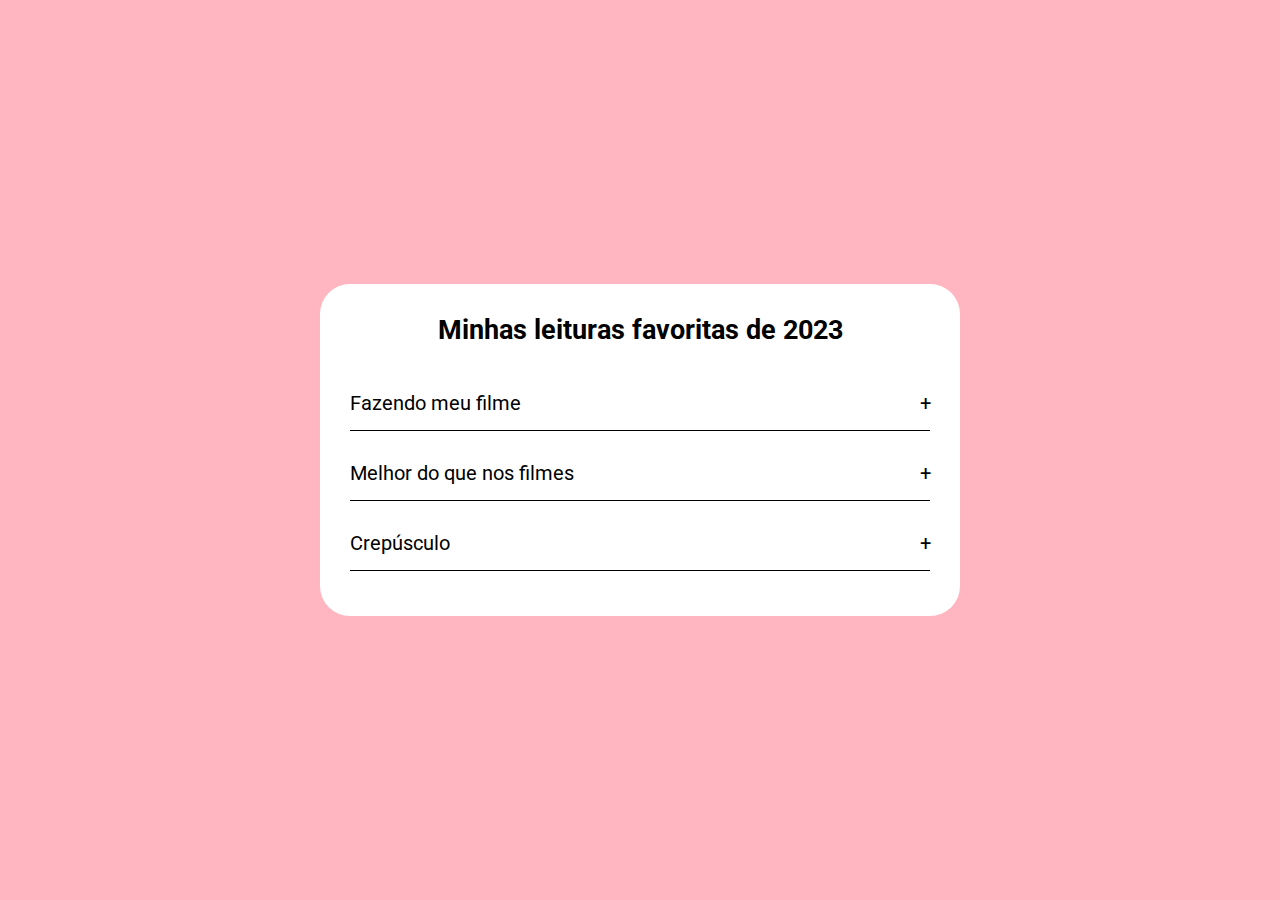
<file: accordion/index.html>
<!DOCTYPE html>
<html lang="pt-br">

<head>
    <meta charset="UTF-8">
    <meta name="viewport" content="width=device-width, initial-scale=1.0">
    <title>Accordion</title>
    <link rel="stylesheet" href="style.css">
</head>

<body>
    <div class="accordion">
        <h1>Minhas leituras favoritas de 2023</h1>
        <div class="accordion-content">
            <div class="title">
                Fazendo meu filme
            </div>
            <div class="synopsis">
                É sobre isto que trata este livro: o fascinante universo de uma menina cheia de expectativas, que
                vive a dúvida entre continuar sua rotina, com seus amigos, familiares, estudos e seu inesperado
                novo amor, ou se aventurar em outro país e mergulhar num mundo cheio de novas possibilidades.
            </div>
        </div>
        <div class="accordion-content">
            <div class="title">
                Melhor do que nos filmes
            </div>
            <div class="synopsis">
                O último ano do ensino médio clamava por acontecimentos grandiosos, um baile inesquecível e
                momentos apaixonantes. Por isso, como uma boa romântica incurável, Liz estava determinada a
                fazer qualquer coisa para conquistar o verdadeiro amor. Até mesmo pedir ajuda ao vizinho
                irritante.
            </div>
        </div>
        <div class="accordion-content">
            <div class="title">
                Crepúsculo
            </div>
            <div class="synopsis">
                A estudante Bella Swan conhece Edward Cullen, um belo mas misterioso adolescente. Edward é um
                vampiro, cuja família não bebe sangue, e Bella, longe de ficar assustada, se envolve em um
                romance perigoso com sua alma gêmea imortal.
            </div>
        </div>

        <script src="index.js"></script>
</body>

</html>
</file>
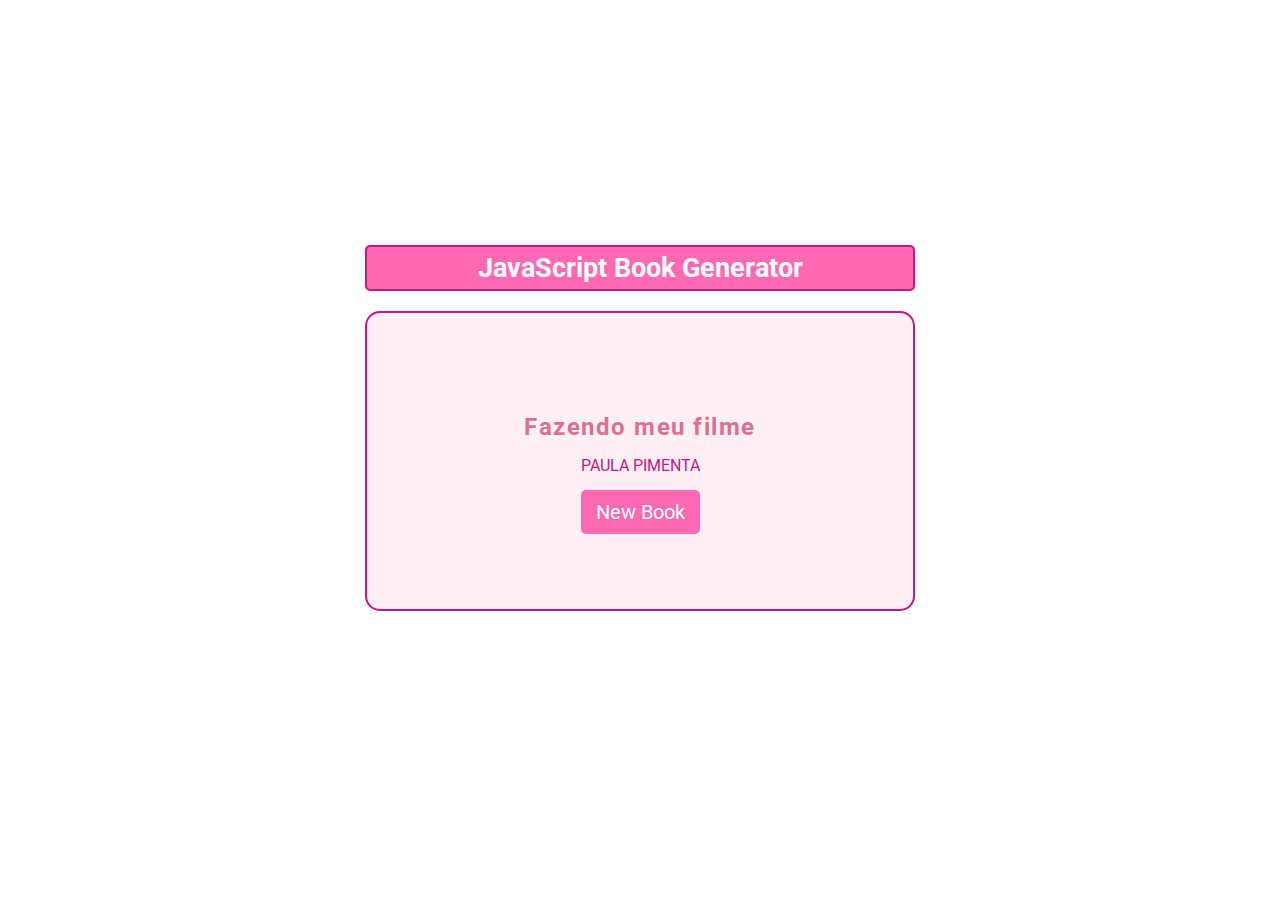
<file: book-generator/index.html>
<!DOCTYPE html>
<html lang="pt-br">
<head>
    <meta charset="UTF-8">
    <meta name="viewport" content="width=device-width, initial-scale=1.0">
    <title>Book-Generator</title>
    <link rel="stylesheet" href="style.css">
</head>
<body>
    <div class="container">
        <div class="header">
            <h1>JavaScript Book Generator</h1>
        </div>
        <div class="main-content">
            <div class="text-area">
                <span class="book">Fazendo meu filme</span>
            </div>
            <div class="author">Paula Pimenta</div>
            <div class="button-area">
                <button id="new-book">New Book</button>
            </div>
        </div>
    </div>

    <script src="index.js"></script>
</body>
</html>
</file>
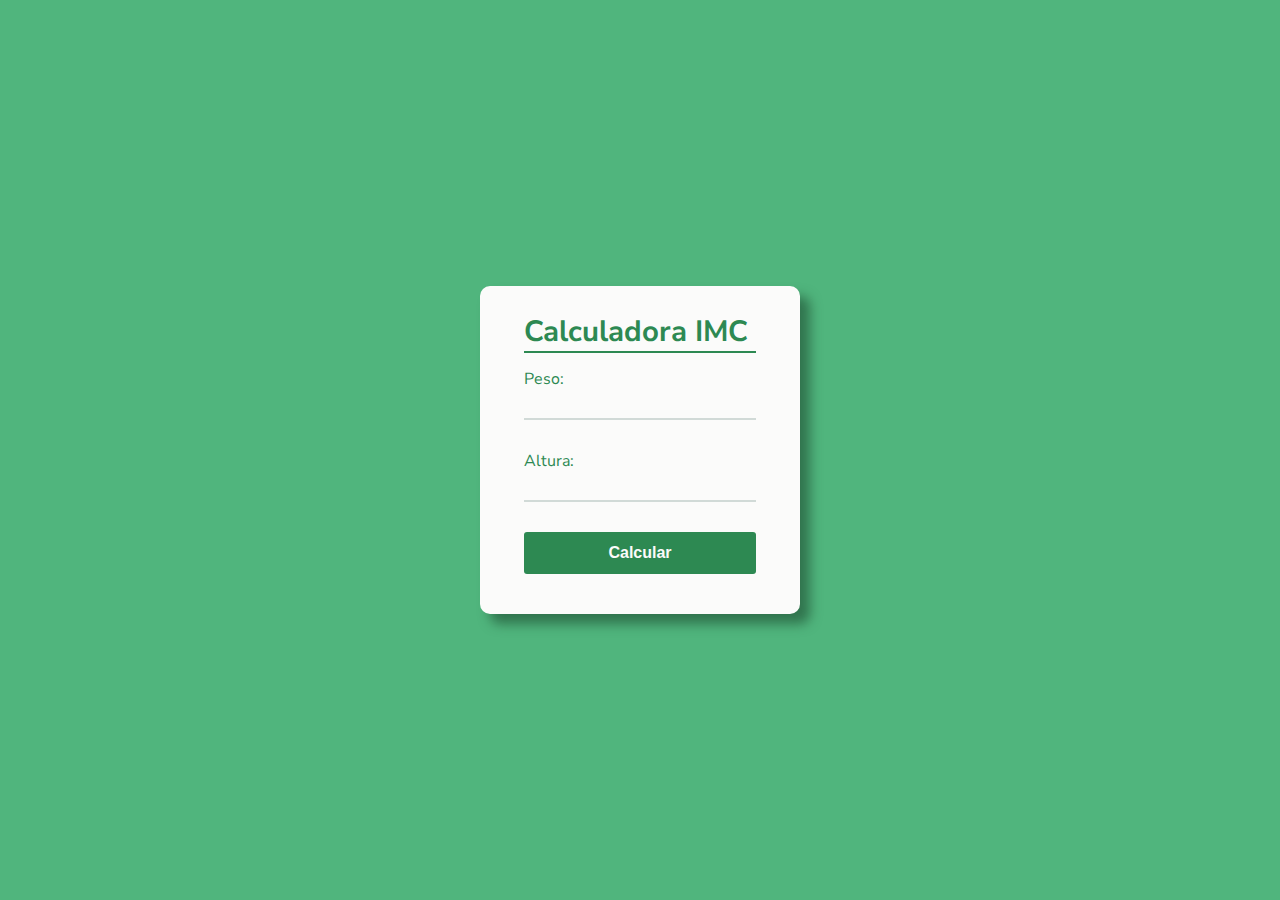
<file: calculadora-imc/index.html>
<!DOCTYPE html>
<html lang="pt-br">
<head>
    <meta charset="UTF-8">
    <meta name="viewport" content="width=device-width, initial-scale=1.0">
    <title>Calculadora IMC</title>
    <link rel="stylesheet" href="style.css">
</head>
<body>
    <main>
        <div class="card-calculator">
            <h1>Calculadora IMC</h1>
            <div class="input-field">
                <label for="peso">Peso:</label>
                <input type="text" id="peso">
            </div>
            <div class="input-field">
                <label for="altura">Altura:</label>
                <input type="text" id="altura">
            </div>
            <button class="btn-calculate" onclick="calcularImc()">Calcular</button>
            <div id="results" class="div-result hidden">
                <p id="result"></p>
            </div>
        </div>
    </main>
    <script src="index.js"></script>
</body>
</html>
</file>
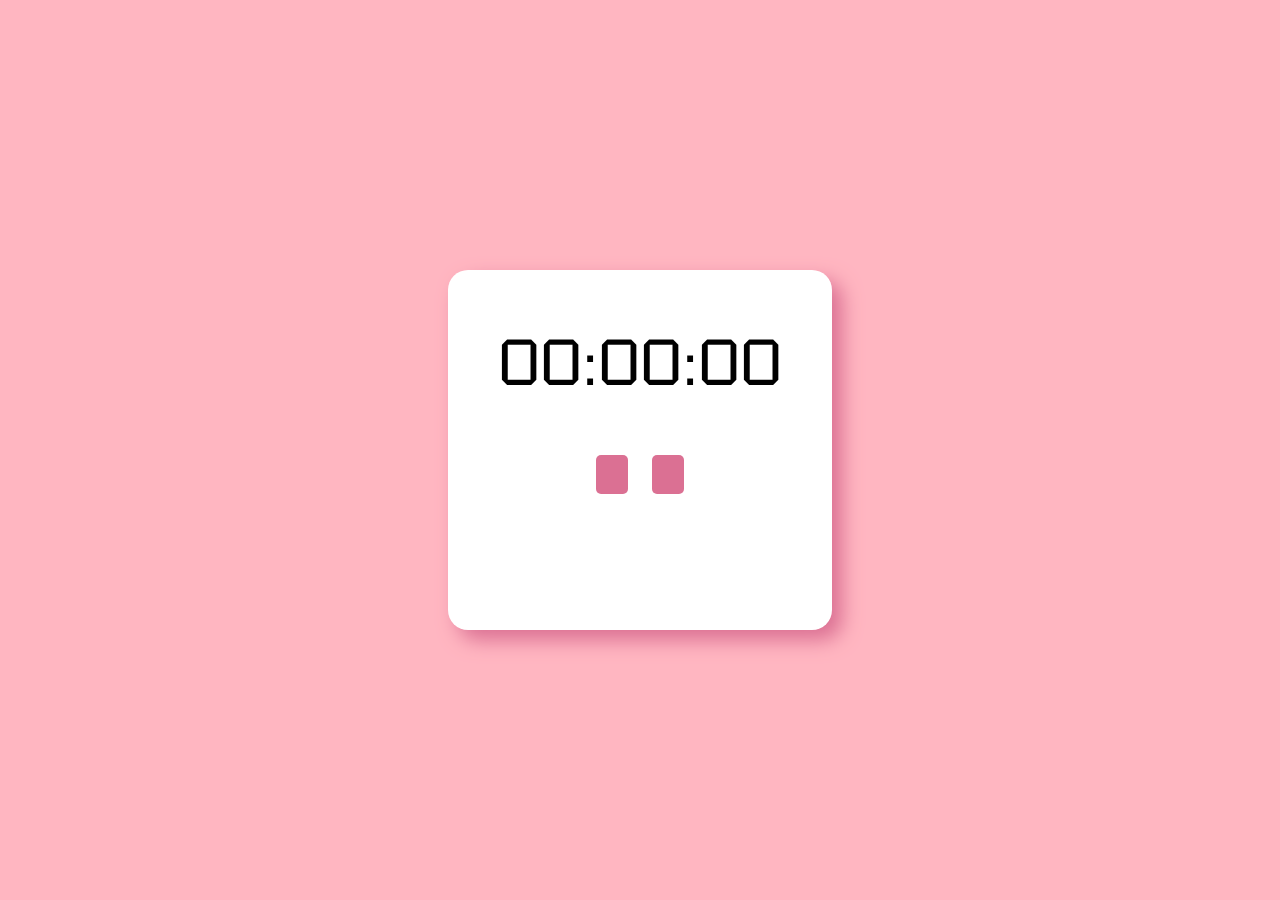
<file: cronometro/index.html>
<!DOCTYPE html>
<html lang="pt-br">
<head>
    <meta charset="UTF-8">
    <meta name="viewport" content="width=device-width, initial-scale=1.0">
    <title>Cronômetro</title>
    <!-- link para os icons -->
    <link rel="stylesheet" href="https://cdnjs.cloudflare.com/ajax/libs/font-awesome/6.5.1/css/all.min.css" integrity="sha512-DTOQO9RWCH3ppGqcWaEA1BIZOC6xxalwEsw9c2QQeAIftl+Vegovlnee1c9QX4TctnWMn13TZye+giMm8e2LwA==" crossorigin="anonymous" referrerpolicy="no-referrer" />
    <link rel="stylesheet" href="style.css">
</head>
<body>
    <div class="container">
        <div id="timer">
            00:00:00
        </div>
        <div class="buttons">
            <button class="start-stop-btn">
                <i class="fa-solid fa-play" id="play"></i>
            </button>
            <button class="reset-btn">
                <i class="fa-solid fa-arrow-rotate-left" id="reset"></i>
            </button>
        </div>
    </div>

    <script src="index.js"></script>
</body>
</html>
</file>
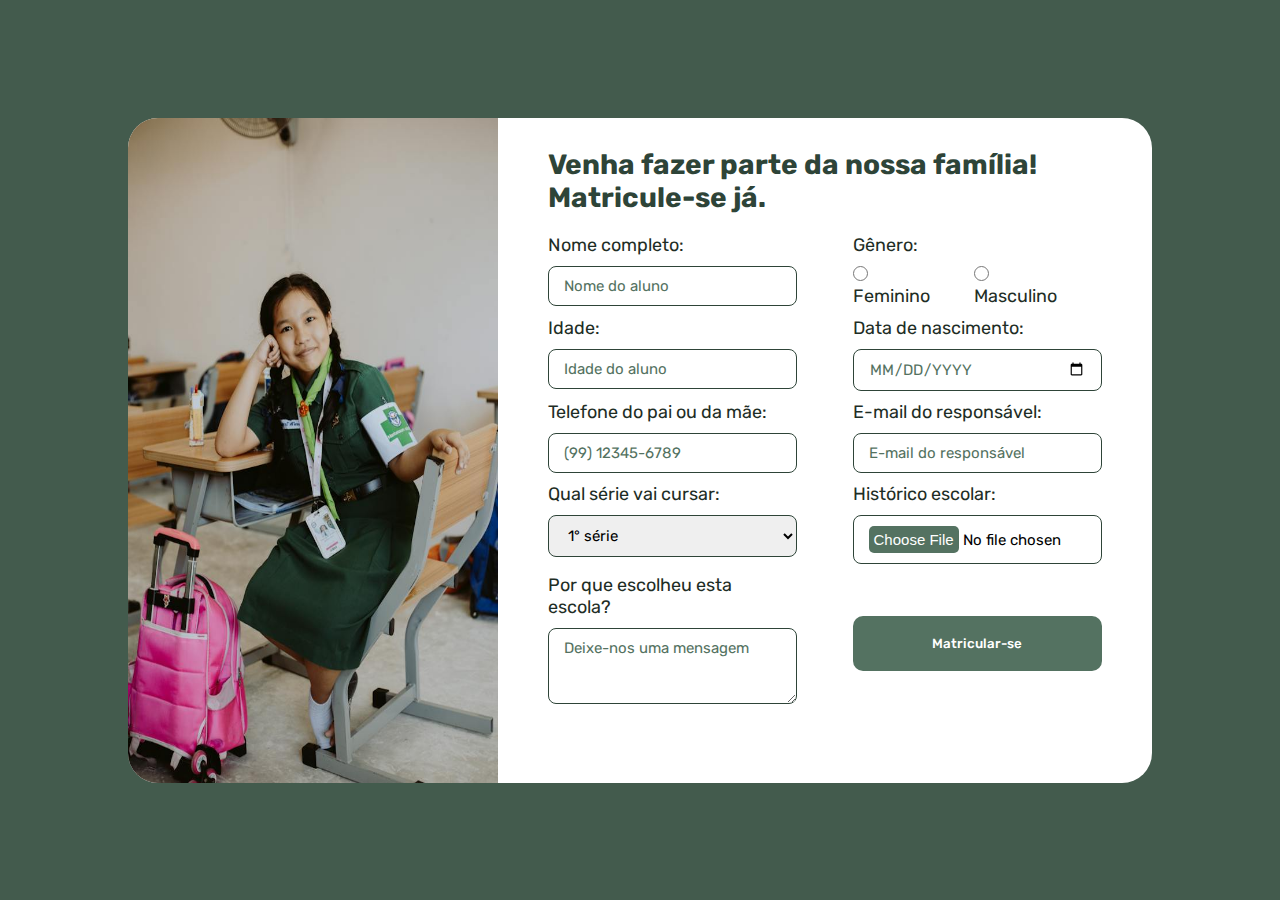
<file: form-validation/index.html>
<!DOCTYPE html>
<html lang="pt-br">

<head>
    <meta charset="UTF-8">
    <meta name="viewport" content="width=device-width, initial-scale=1.0">
    <title>Matrícula</title>
    <link rel="stylesheet" href="style.css">
</head>

<body>
    <div class="container">
        <div class="form-image">
            <img src="images/form-image.jpg" alt="Imagem de uma garota na escola">
        </div>
        <div class="form-container">
            <form action="#">
                <header>
                    <h1>Venha fazer parte da nossa família!<br />Matricule-se já.</h1>
                </header>
                <div class="input-box">
                    <label for="nome">Nome completo:</label>
                    <input type="text" id="nome" name="nome" placeholder="Nome do aluno" minlength="10" required>
                    <span class="error-message">Este campo é obrigatório</span>
                </div>
                <div class="input-box" id="genero">
                    <label>Gênero:</label>
                    <div id="opcoes-genero">
                        <div class="option">
                            <input type="radio" id="feminino" name="genero" value="feminino" required>
                            <label for="feminino">Feminino</label>
                        </div>
                        <div class="option">
                            <input type="radio" id="masculino" name="genero" value="masculino">
                            <label for="masculino">Masculino</label>
                        </div>
                    </div>
                </div>
                <div class="input-box">
                    <label for="idade">Idade:</label>
                    <input type="number" id="idade" name="idade" max="13" min="6" placeholder="Idade do aluno" required>
                    <span class="error-message">Este campo é obrigatório</span>
                </div>
                <div class="input-box">
                    <label for="data-nascimento">Data de nascimento:</label>
                    <input type="date" id="data-nascimento" name="data-nascimento" required>
                    <span class="error-message">Este campo é obrigatório</span>
                </div>
                <div class="input-box">
                    <label for="telefone">Telefone do pai ou da mãe:</label>
                    <input type="tel" id="telefone" name="telefone" placeholder="(99) 12345-6789"
                        pattern="(\([0-9]{2}\))\s([9]{1})?([0-9]{5})-([0-9]{4})" required>
                    <span class="error-message">Este campo é obrigatório</span>
                </div>
                <div class="input-box">
                    <label for="email">E-mail do responsável:</label>
                    <input type="email" id="email" name="email" placeholder="E-mail do responsável" required autocomplete="email">
                    <span class="error-message">Este campo é obrigatório</span>
                </div>
                <div class="input-box">
                    <label for="serie">Qual série vai cursar:</label>
                    <select name="serie" id="serie" required>
                        <option value="primeira">1° série</option>
                        <option value="segunda">2° série</option>
                        <option value="terceira">3° série</option>
                        <option value="quarta">4° série</option>
                        <option value="quinta">5° série</option>
                    </select>
                </div>
                <div class="input-box">
                    <label for="historico">Histórico escolar:</label>
                    <input type="file" id="historico" name="historico" accept="application/pdf" required>
                    <span class="error-message">Este campo é obrigatório</span>
                </div>
                <div class="input-box">
                    <label for="mensagem">Por que escolheu esta escola?</label>
                    <textarea name="mensagem" id="mensagem" cols="5" rows="3" placeholder="Deixe-nos uma mensagem"></textarea>
                </div> 
                <button type="submit">Matricular-se</button>
            </form>
            <p class="success-message">Matrícula realizada com sucesso!</p>
        </div>
    </div>

    <script src="index.js"></script>
</body>

</html>
</file>
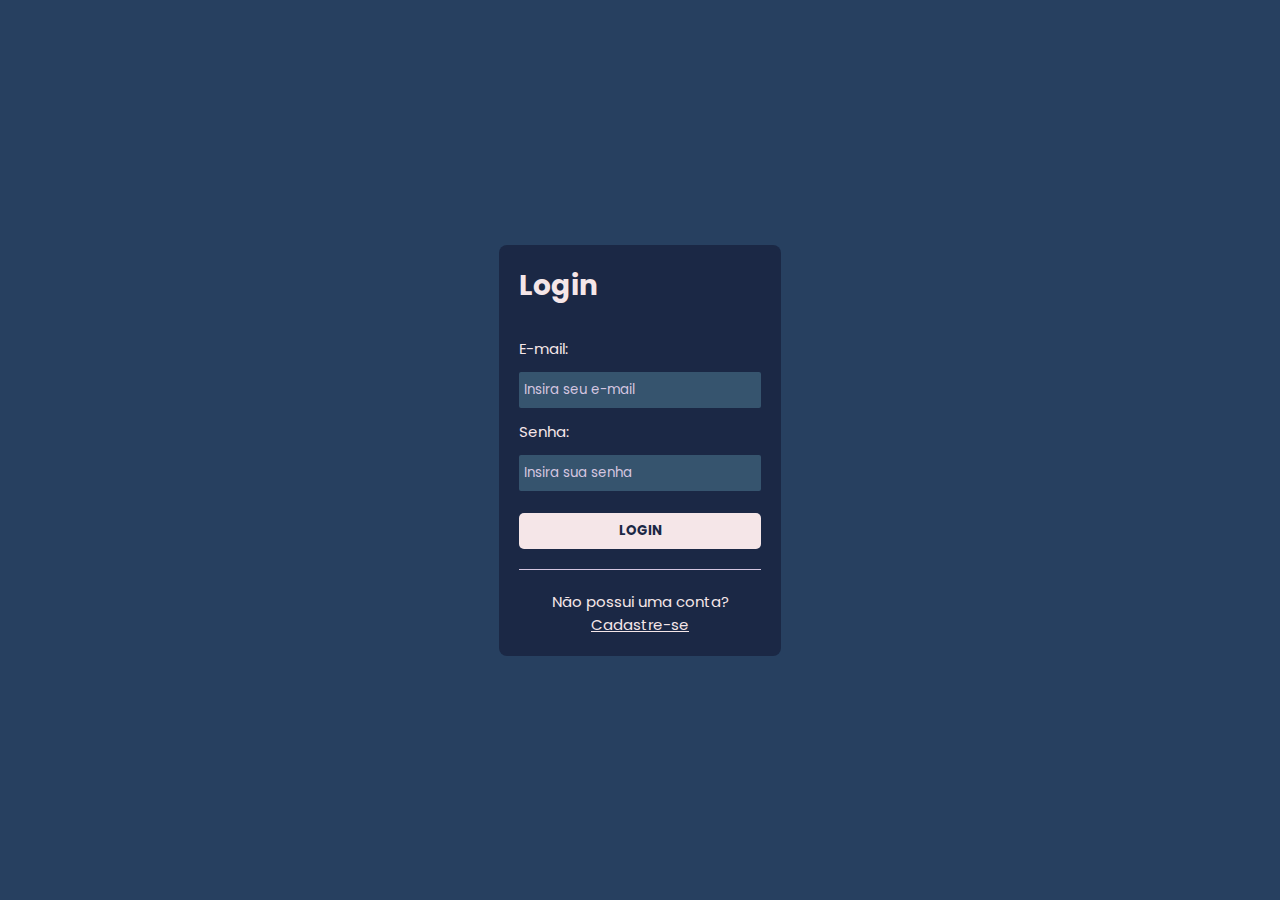
<file: cadastro-login/login.html>
<!DOCTYPE html>
<html lang="pt-br">

<head>
    <meta charset="UTF-8">
    <meta name="viewport" content="width=device-width, initial-scale=1.0">
    <link rel="stylesheet" href="css/style.css">
    <title>Login</title>
</head>

<body>
    <main>
        <div class="container">
            <header id="login-header">
                <h1>Login</h1>
            </header>
            <form id="login-form">
                <label for="login-email">E-mail:</label>
                <input type="email" name="email" id="login-email" placeholder="Insira seu e-mail">
                
                <label for="login-password">Senha:</label>
                <input type="password" name="password" id="login-password" placeholder="Insira sua senha">

                <button id="login-button">Login</button>
                <span id="login-error" class="hidden">E-mail e/ou senha incorretos</span>
            </form>
            <span id="login-link">Não possui uma conta? <a href="sign-up.html">Cadastre-se</a></span>
        </div>
    </main>    
            
    <script src="js/login.js"></script>
</body>

</html>
</file>
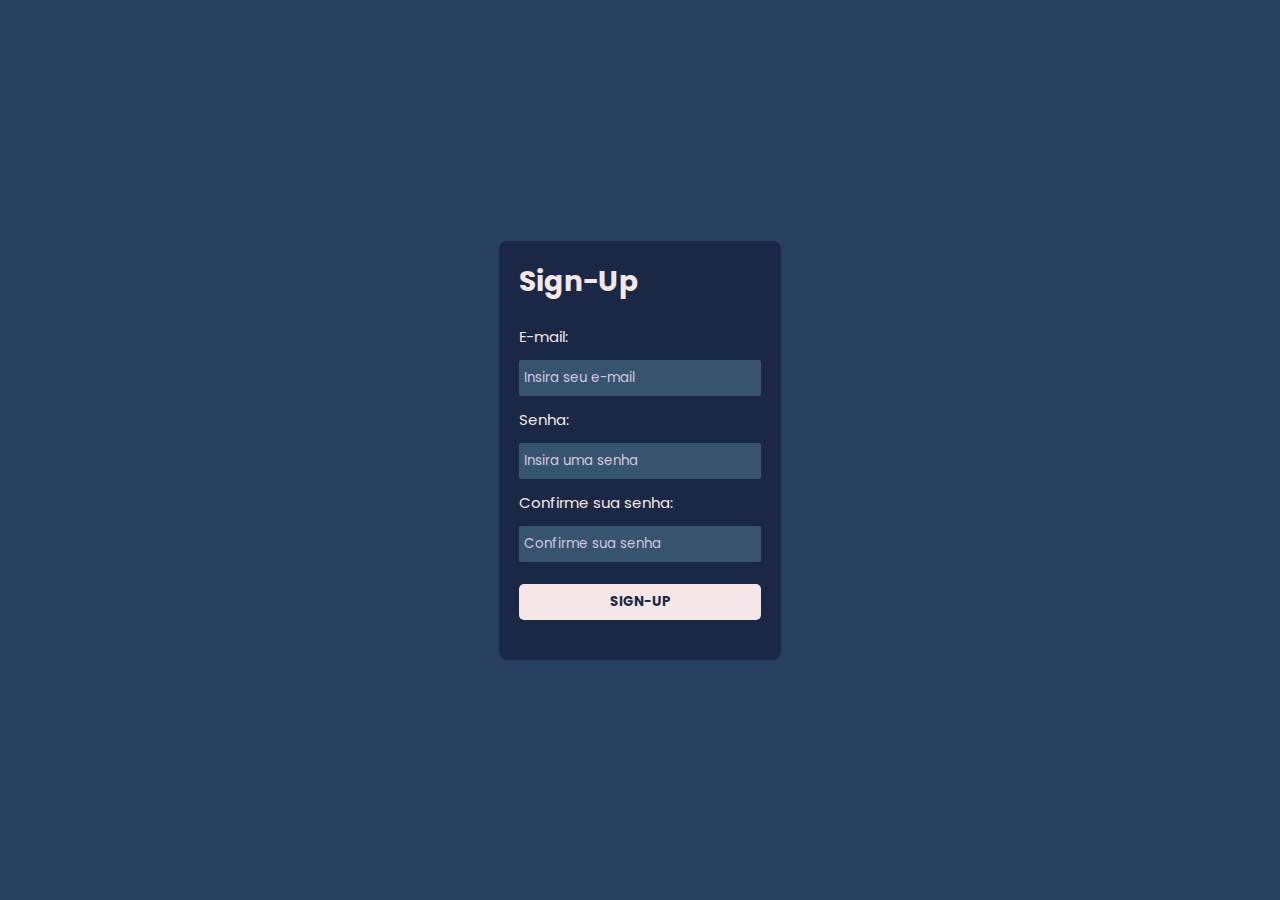
<file: cadastro-login/sign-up.html>
<!DOCTYPE html>
<html lang="pt-br">

<head>
    <meta charset="UTF-8">
    <meta name="viewport" content="width=device-width, initial-scale=1.0">
    <link rel="stylesheet" href="https://cdnjs.cloudflare.com/ajax/libs/font-awesome/6.5.1/css/all.min.css" integrity="sha512-DTOQO9RWCH3ppGqcWaEA1BIZOC6xxalwEsw9c2QQeAIftl+Vegovlnee1c9QX4TctnWMn13TZye+giMm8e2LwA==" crossorigin="anonymous" referrerpolicy="no-referrer" />
    <link rel="stylesheet" href="css/style.css">
    <title>Sign-Up</title>
</head>

<body>
    <main>
        <div class="container">
            <form id="signup-form">
                <header id="signup-header">
                    <h1>Sign-Up</h1>
                </header>

                <label for="signup-email">E-mail:</label>
                <input type="email" name="email" id="signup-email" placeholder="Insira seu e-mail">

                <label for="signup-password">Senha:</label>
                <input type="password" name="password" id="signup-password" placeholder="Insira uma senha">

                <label for="signup-password-confirm">Confirme sua senha:</label>
                <input type="password" name="password" id="signup-password-confirm" placeholder="Confirme sua senha">

                <button id="signup-button">Sign-up</button>
                <span id="signup-error" class="hidden"></span>
            </form>
            <div class="success hidden">
                <i class="fa-solid fa-circle-check"></i>
                <p>Cadastro realizado com sucesso! <a href="login.html">Faça Login</a></p>
            </div>
        </div>
    </main>

    <script src="js/sign-up.js"></script>
</body>

</html>
</file>
<file: accordion/style.css>
@import url('https://fonts.googleapis.com/css2?family=Roboto:wght@400;700&display=swap');

* {
    margin: 0;
    box-sizing: border-box;
}

body {
    font-family: 'Roboto', sans-serif;
    background-color: lightpink;
    height: 100vh;
    display: flex;
    justify-content: center;
    align-items: center;
}

.accordion {
    width: 50%;
    background-color: #fff;
    padding: 30px;
    border-radius: 30px;
}

.accordion h1 {
    font-size: 20pt;
    margin-bottom: 30px;
    text-align: center;
}

.accordion-content .title {
    padding: 15px 0px;
    font-size: 20px;
    cursor: pointer;
    border-bottom: solid 1px #000;
    position: relative;
}

.accordion-content .title::after {
    content: '+';
    position: absolute;
    right: -1px;
}

.accordion-content .synopsis {
    padding-top: 15px;
    font-size: 18px;
    line-height: 1.5;
    width: 100%;
    height: 0px;
    overflow: hidden;
    transition: 0.5s;
}

.accordion-content.active .synopsis {
    height: 150px;
}

.accordion-content.active .title {
    font-size: 16px;
    transition: 0.5s;
}

.accordion-content.active .title::after {
    content: '-';
    font-size: 24pt;
    transition: 0.5s;
}
</file>
<file: book-generator/style.css>
@import url('https://fonts.googleapis.com/css2?family=Roboto:wght@400;700&display=swap');

* {
    margin: 0;
    padding: 0;
    box-sizing: border-box;
    font-family: 'Roboto', sans-serif;
}

body {
    display: flex;
    justify-content: center;
    align-items: center;
    height: 100vh;
    text-align: center;
}

.container {
    width: 550px;
    height: 450px;
}

.header {
    font-size: 10pt;
    border: solid 2px mediumvioletred;
    color: #FFF;
    background-color: hotpink;
    padding: 5px;
    width: 100%;
    margin: 20px auto;
    border-radius: 5px;
}

.main-content {
    background-color: lavenderblush;
    width: 100%;
    height: 300px;
    border: solid 2px mediumvioletred;
    border-radius: 15px;
    padding: 100px 50px;
}

.main-content .text-area {
    color: palevioletred;
    letter-spacing: 1.5px;
    font-size: 18pt;
    font-weight: 700;
}

.author {
    font-size: 12pt;
    text-transform: uppercase;
    margin-top: 15px;
    color: mediumvioletred;
}

.button-area button {
    margin-top: 15px;
    background-color: hotpink;
    color: #FFF;
    border-radius: 5px;
    border: none;
    padding: 10px 15px;
    font-size: 15pt;
    cursor: pointer;
}

.button-area button:active {
    background-color: mediumvioletred;
}
</file>
<file: calculadora-imc/style.css>
@import url('https://fonts.googleapis.com/css2?family=Nunito+Sans:opsz,wght@6..12,400;6..12,700&display=swap');

body {
    margin: 0;
    font-family: 'Nunito Sans', sans-serif;
}

body * {
    box-sizing: border-box;
}

main {
    width: 100vw;
    height: 100vh;
    background-color: #50B57D;
    display: flex;
    justify-content: center;
    align-items: center;
}

.card-calculator {
    width: 25%;
    padding: 25px 15px;
    background-color: #FBFBFA;
    border-radius: 10px;
    box-shadow: 10px 10px 12px #1e4d319d;
    display: flex;
    flex-direction: column;
    justify-content: center;
    align-items: center;
}

.card-calculator > h1 {
    width: 80%;
    margin: 0;
    font-size: 22pt;
    color: #2d8952;
    border-bottom: #2d8952 solid 2px;
}

.input-field {
    width: 80%;
    margin: 15px 0;
    display: flex;
    flex-direction: column;
    align-items: flex-start;
    justify-content: center;
}

.input-field > label {
    color: #2d8952;
}

.input-field > input {
   width: 100%;
   padding: 5px 0px; 
   border: none;
   border-bottom: #D1DAD7 solid 2px;
   background-color: #FBFBFA;
   color: #454545;
   font-size: 12pt;
   outline: none;
}

.input-field > input:focus {
    border-bottom: #2d8952 solid 2px;
}

.btn-calculate {
    width: 80%;
    padding: 12px 0;
    margin: 15px 0;
    background-color: #2d8952;
    border: none;
    border-radius: 3px;
    font-size: 12pt;
    font-weight: 700;
    color: #FBFBFA;
    cursor: pointer;
}

.btn-calculate:hover {
    background-color: #459b6c;
    transition: 0.2s;
}

.div-result {
    width: 80%;
    border-top: #D1DAD7 solid 2px;
}

#result {
    color: #454545;
    font-size: 14pt;
    text-align: center;
}

.hidden {
    display: none;
}

@media (max-width: 480px) {
    .card-calculator {
        width: 90%;
    }
}
</file>
<file: cronometro/style.css>
@import url('https://fonts.googleapis.com/css2?family=Tektur&display=swap');

* {
    margin: 0;
    box-sizing: border-box;
}

body {
    background-color: lightpink;
    height: 100vh;
    display: flex;
    justify-content: center;
    align-items: center;
}

.container {
    background-color: #fff;
    width: 30%;
    height: 40%;
    border-radius: 20px;
    box-shadow: 10px 10px 20px palevioletred;
    text-align: center;
}

#timer {
    font-family: 'Tektur', sans-serif;
    margin: 50px 0px;
    font-size: 65px;
}

button {
    background-color: palevioletred;
    margin: 0 10px;
    border: none;
    border-radius: 5px;
    cursor: pointer;
}

button:hover {
    background-color: pink;
    transition: 0.5s;
}

button i {
    width: 50px;
    padding: 10px;
    font-size: 2rem;
    color: #fff;
}
</file>
<file: form-validation/style.css>
@import url('https://fonts.googleapis.com/css2?family=Rubik:wght@400;500;700&display=swap');

* {
    margin: 0;
    box-sizing: border-box;
    font-family: 'Rubik', sans-serif;
}

body {
    height: 100vh;
    background-color: #435B4D;
    display: flex;
    justify-content: center;
    align-items: center;
}

.container {
    width: 80%;
    height: 665px;
    display: flex;
    background-color: #fff;
    border-radius: 30px;
    overflow: hidden;
}

.form-image {
    width: 40%;
    height: 100%;
}

.form-image img {
    width: 100%;
    height: 100%;
}

.form-container {
    width: 60%;
    margin: 30px 50px;
}

.form-container form {
    display: flex;
    justify-content: space-between;
    flex-wrap: wrap;
}

.form-container form header {
    font-size: 14px;
    color: #2E4438;
    margin-bottom: 20px;
}

.input-box {
    width: 45%;
    display: flex;
    flex-direction: column;
    margin-bottom: 10px;
}

.input-box label {
    font-size: 18px;
    color: #1e2d25;
    margin-bottom: 10px;
}

.input-box input, select, textarea {
    border: solid 1.8px #2E4438;
    border-radius: 8px;
    outline: none;
    padding: 10px 15px;
    font-size: 15px;
}

.input-box input:focus, textarea:focus {
    border-color: #778F80;
}

.input-box input::placeholder, textarea::placeholder {
    color: #547261;
    font-size: 15px;
}

#opcoes-genero {
    display: flex;
}

#opcoes-genero .option label{
    margin-right: 30px;
    cursor: pointer;
}

input[type='radio'] {
    cursor: pointer;
    width: 15px;
    height: 15px;
    accent-color: #799567;
}

input[type='date'] {
    text-transform: uppercase;
    color: #547261;
}

input[type='file']::file-selector-button {
    border: none;
    outline: none;
    padding: 5px;
    border-radius: 5px;
    background-color: #547261;
    color: #fff;
    cursor: pointer;
}

button {
    width: 45%;
    padding: 20px 10px;
    align-self: center;
    border: none;
    outline: none;
    border-radius: 10px;
    background-color: #547261;
    font-weight: 500;
    color: #fff;
    cursor: pointer;
    transition: 0.5s;
}

button:hover {
    background-color: #435B4D;
    transition: 0.5s;
}

.error-message {
    margin-top: 5px;
    color: #D21404;
    font-size: 14px;
    display: none;
}

.input-box.error .error-message {
    display: block;
}

.input-box.error input {
    border: solid 1.8px #D21404;
}

.success-message{
    color: #2E4438;
    font-weight: 500;
    font-size: 18px;
    margin-top: 10px;
    display: none;
}

.success {
    display: block;
}
</file>
<file: cadastro-login/css/style.css>
@import url('https://fonts.googleapis.com/css2?family=Poppins:wght@400;500;700&display=swap');

/* css para ambos arquivos html */

* {
    margin: 0;
    padding: 0;
    box-sizing: border-box;
    font-family: "Poppins", sans-serif;
    color: #F5E6E8;
}

main {
    background-color: #274060;
    min-height: 100vh;
    display: flex;
    justify-content: center;
    align-items: center;
}

.container {
    width: 22%;
    background-color: #1B2845;
    padding: 20px;
    display: flex;
    flex-direction: column;
    gap: 20px;
    border-radius: 8px;
}

header h1 {
    font-size: 28px;
    margin-bottom: 10px;
}

form {
    display: flex;
    flex-direction: column;
    gap: 12px;
    padding-bottom: 20px;
}

form label {
    font-size: 15px;
}

form input {
    border: none;
    outline: none;
    background-color: #36546e;
    padding: 8px 5px;
    border-radius: 2px;
}

form input::placeholder {
    color: #D5C6E0;
}

form button {
    background-color: #F5E6E8;
    color: #1B2845;
    font-weight: 700;
    text-transform: uppercase;
    cursor: pointer;
    border: none;
    outline: none;
    padding: 8px 0;
    border-radius: 5px;
    margin-top: 10px;
}

form button:hover {
    background-color: #D5C6E0;
}

a:hover {
    color: #D5C6E0;
}

.success {
    text-align: center;
    display: flex;
    flex-direction: column;
    justify-content: center;
    gap: 10px;
}

.success i {
    font-size: 48px;
    color: #87fc78;
}

#login-form {
    border-bottom: 1px solid #D5C6E0;
}

#login-error, #signup-error {
    color: #f44545;
    font-size: 14px;
    text-align: center;
}

#login-link {
    font-size: 15px;
    text-align: center;
}

.hidden {
    display: none;
}
</file>
